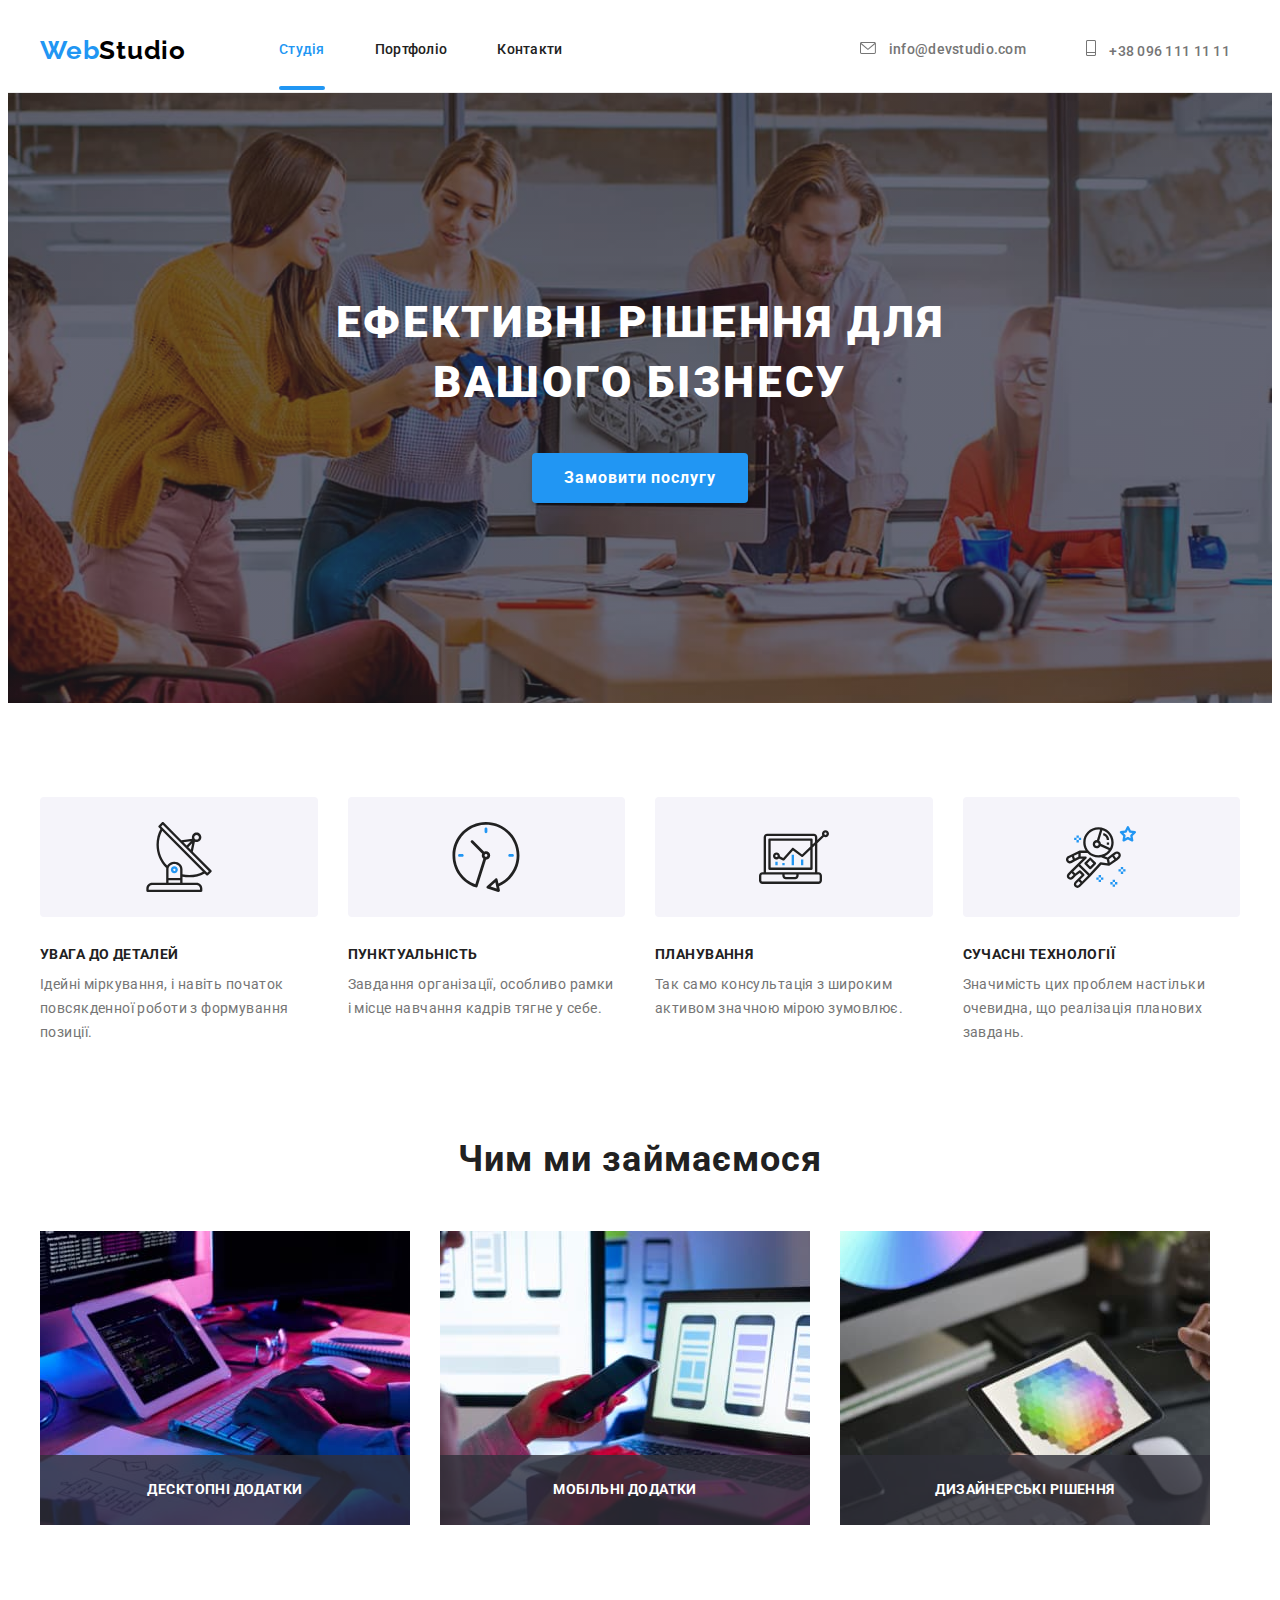
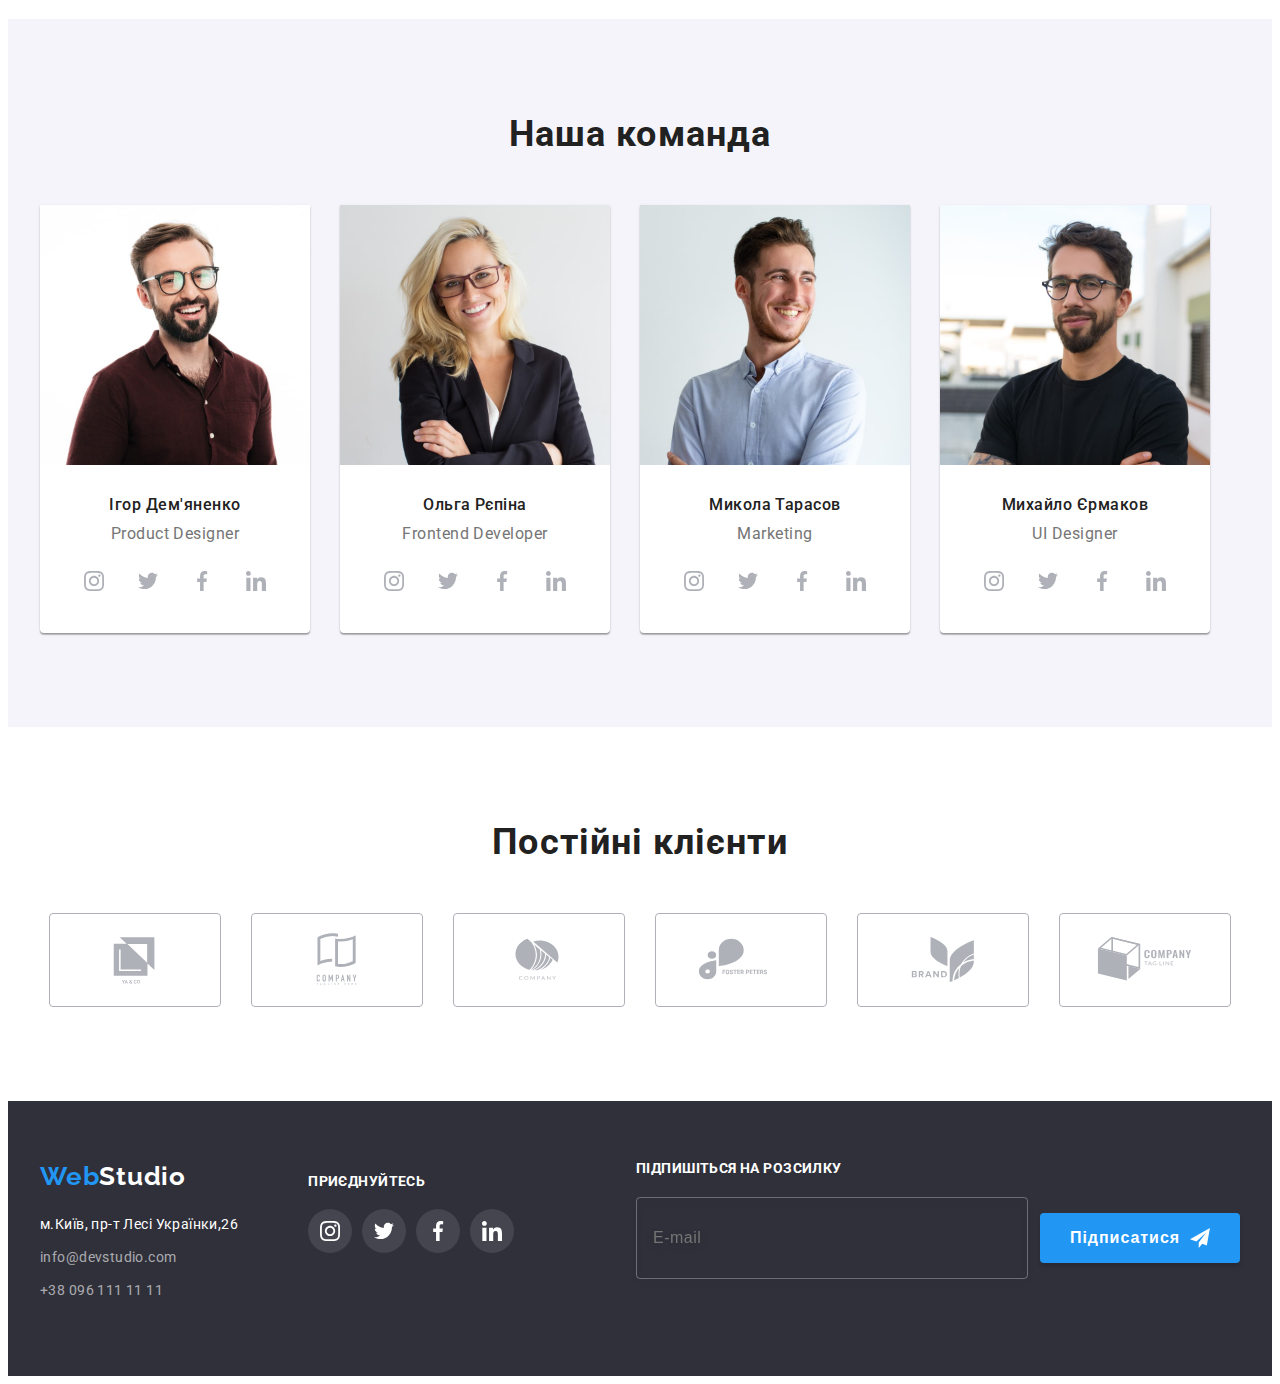
<file: index.html>
<!DOCTYPE html>
<html lang="uk">
	<head>
		<meta charset="UTF-8" />
		<meta http-equiv="X-UA-Compatible" content="IE=edge" />
		<meta name="viewport" content="width=device-width, initial-scale=1.0" />
		<title>Студія</title>
		<link
			href="https://fonts.googleapis.com/css2?family=Raleway:wght@700&family=Roboto:wght@400;500;700;900&display=swap"
			rel="stylesheet"
		/>
		<link
			rel="stylesheet"
			href="https://cdnjs.cloudflare.com/ajax/libs/modern-normalize/1.1.0/modern-normalize.min.css"
			integrity="sha512-wpPYUAdjBVSE4KJnH1VR1HeZfpl1ub8YT/NKx4PuQ5NmX2tKuGu6U/JRp5y+Y8XG2tV+wKQpNHVUX03MfMFn9Q=="
			crossorigin="anonymous"
			referrerpolicy="no-referrer"
		/>
		<link rel="stylesheet" href="./css/styles.css" />
		<link rel="stylesheet" href="./css/main.min.css">
	</head>
	<body>
		<header class="header">
			<div class="container header__container navigation">
				<a class="logo" href=""> <span class="logo-part-one">Web</span>Studio</a>
				<nav>
					<ul class="menu navigation">
						<li class="menu__item"><a class="menu__link link current" href="">Студія</a></li>
						<li class="menu__item"><a class="menu__link link" href="./portfolio.html">Портфоліо</a></li>
						<li class="menu__item"><a class="menu__link link" href="">Контакти</a></li>
					</ul>
				</nav>
				<ul class="contacts header__contacts navigation">
					<li class="contacts__item">
						<a class="contacts__link cont link" href="mailto:info@devstudio.com">
							<svg class="contacts__item" width="16" height="12">
								<use href="./images/symbol-defs.svg#icon-envelope"></use>
							</svg>
							info@devstudio.com</a
						></li
					>
					<li class="contacts__item"
						><a class="contacts__link link" href="tel:+380961111111">
							<svg class="contacts__item" width="10" height="16">
								<use href="./images/symbol-defs.svg#icon-phone"></use>
							</svg>
							+38 096 111 11 11</a
						></li
					>
				</ul>
			</div>
		</header>
		<main>
			<section class="hero">
				<div class="container">
					<h1 class="hero__title">Ефективні рішення для вашого бізнесу</h1>
					<button data-modal-open class="hero__btn" type="button">Замовити послугу</button>
				</div>
			</section>
			<section class="about">
				<div class="container">
					<ul class="about__list list">
						<!-- <h2>About</h2> -->
						<li class="about__item">
							<div class="about__item-bg">
								<svg class="about__icon" width="70" height="70">
									<use href="./images/symbol-defs.svg#icon-antenna"></use>
								</svg>
							</div>
							<h3 class="about__title">УВАГА ДО ДЕТАЛЕЙ</h3>
							<p class="about__text">Ідейні міркування, і навіть початок повсякденної роботи з формування позиції.</p>
						</li>
						<li class="about__item">
							<div class="about__item-bg">
								<svg width="70" height="70">
									<use href="./images/symbol-defs.svg#icon-clock"></use>
								</svg>
							</div>
							<h3 class="about__title">ПУНКТУАЛЬНІСТЬ</h3>
							<p class="about__text">Завдання організації, особливо рамки і місце навчання кадрів тягне у себе.</p>
						</li>
						<li class="about__item">
							<div class="about__item-bg">
								<svg width="70" height="70">
									<use href="./images/symbol-defs.svg#icon-diagram"></use>
								</svg>
							</div>
							<h3 class="about__title">ПЛАНУВАННЯ</h3>
							<p class="about__text">Так само консультація з широким активом значною мірою зумовлює.</p>
						</li>
						<li class="about__item">
							<div class="about__item-bg">
								<svg width="70" height="70">
									<use href="./images/symbol-defs.svg#icon-astronaut"></use>
								</svg>
							</div>
							<h3 class="about__title">СУЧАСНІ ТЕХНОЛОГІЇ</h3>
							<p class="about__text">Значимість цих проблем настільки очевидна, що реалізація планових завдань.</p>
						</li>
					</ul>
				</div>
			</section>
			<section class="occupation">
				<div class="container">
					<h2 class="title">Чим ми займаємося</h2>
					<ul class="ocuppation__list list">
						<li class="occupation__item">
							<div class="occupation__img-thumb">
								<img src="./images/employment-img1.jpg" alt="employment" width="370" height="294" />
								<p class="occipation__img-text">Десктопні додатки</p>
							</div>
						</li>
						<li class="occupation__item">
							<div class="occupation__img-thumb">
								<img src="./images/employment-img2.jpg" alt="employment" width="370" height="294" />
								<p class="occipation__img-text">Мобільні додатки</p>
							</div>
						</li>
						<li class="occupation__item">
							<div class="occupation__img-thumb">
								<img src="./images/employment-img3.jpg" alt="employment" width="370" height="294" />
								<p class="occipation__img-text">Дизайнерські рішення</p>
							</div>
						</li>
					</ul>
				</div>
			</section>
			<section class="team">
				<div class="container container-team">
					<h2 class="title">Наша команда</h2>
					<ul class="team-list list">
						<li class="team-item">
							<img src="./images/team-img1.jpg" alt="team" width="270" height="260" />
							<div class="team-item-content"
								><h3 class="team-title">Ігор Дем'яненко</h3>
								<p class="team-text" lang="en">Product Designer</p>
								<ul class="team-soc-list">
									<li class="team-soc-item">
										<a class="team-soc-link" href="">
											<svg class="team-soc-icon" width="20" height="20">
												<use href="./images/symbol-defs.svg#icon-instagram"></use>
											</svg>
										</a>
									</li>
									<li class="team-soc-item">
										<a class="team-soc-link" href="">
											<svg class="team-soc-icon" width="20" height="20">
												<use href="./images/symbol-defs.svg#icon-twitter"></use>
											</svg>
										</a>
									</li>
									<li class="team-soc-item">
										<a class="team-soc-link" href="">
											<svg class="team-soc-icon" width="20" height="20">
												<use href="./images/symbol-defs.svg#icon-facebook"></use>
											</svg>
										</a>
									</li>
									<li class="team-soc-item">
										<a class="team-soc-link" href="">
											<svg class="team-soc-icon" width="20" height="20">
												<use href="./images/symbol-defs.svg#icon-linkedin"></use>
											</svg>
										</a>
									</li>
								</ul>
							</div>
						</li>
						<li class="team-item">
							<img src="./images/team-img2.jpg" alt="team" width="270" height="260" />
							<div class="team-item-content"
								><h3 class="team-title">Ольга Рєпіна</h3>
								<p class="team-text" lang="en">Frontend Developer</p>
								<ul class="team-soc-list">
									<li class="team-soc-item">
										<a class="team-soc-link" href="">
											<svg class="team-soc-icon" width="20" height="20">
												<use href="./images/symbol-defs.svg#icon-instagram"></use>
											</svg>
										</a>
									</li>
									<li class="team-soc-item">
										<a class="team-soc-link" href="">
											<svg class="team-soc-icon" width="20" height="20">
												<use href="./images/symbol-defs.svg#icon-twitter"></use>
											</svg>
										</a>
									</li>
									<li class="team-soc-item">
										<a class="team-soc-link" href="">
											<svg class="team-soc-icon" width="20" height="20">
												<use href="./images/symbol-defs.svg#icon-facebook"></use>
											</svg>
										</a>
									</li>
									<li class="team-soc-item">
										<a class="team-soc-link" href="">
											<svg class="team-soc-icon" width="20" height="20">
												<use href="./images/symbol-defs.svg#icon-linkedin"></use>
											</svg>
										</a>
									</li>
								</ul>
							</div>
						</li>
						<li class="team-item">
							<img src="./images/team-img3.jpg" alt="team" width="270" height="260" />
							<div class="team-item-content"
								><h3 class="team-title">Микола Тарасов</h3>
								<p class="team-text" lang="en">Marketing</p>
								<ul class="team-soc-list">
									<li class="team-soc-item">
										<a class="team-soc-link" href="">
											<svg class="team-soc-icon" width="20" height="20">
												<use href="./images/symbol-defs.svg#icon-instagram"></use>
											</svg>
										</a>
									</li>
									<li class="team-soc-item">
										<a class="team-soc-link" href="">
											<svg class="team-soc-icon" width="20" height="20">
												<use href="./images/symbol-defs.svg#icon-twitter"></use>
											</svg>
										</a>
									</li>
									<li class="team-soc-item">
										<a class="team-soc-link" href="">
											<svg class="team-soc-icon" width="20" height="20">
												<use href="./images/symbol-defs.svg#icon-facebook"></use>
											</svg>
										</a>
									</li>
									<li class="team-soc-item">
										<a class="team-soc-link" href="">
											<svg class="team-soc-icon" width="20" height="20">
												<use href="./images/symbol-defs.svg#icon-linkedin"></use>
											</svg>
										</a>
									</li>
								</ul>
							</div>
						</li>
						<li class="team-item">
							<img src="./images/team-img4.jpg" alt="team" width="270" height="260" />
							<div class="team-item-content"
								><h3 class="team-title">Михайло Єрмаков</h3>
								<p class="team-text" lang="en">UI Designer</p>
								<ul class="team-soc-list">
									<li class="team-soc-item">
										<a class="team-soc-link" href="">
											<svg class="team-soc-icon" width="20" height="20">
												<use href="./images/symbol-defs.svg#icon-instagram"></use>
											</svg>
										</a>
									</li>
									<li class="team-soc-item">
										<a class="team-soc-link" href="">
											<svg class="team-soc-icon" width="20" height="20">
												<use href="./images/symbol-defs.svg#icon-twitter"></use>
											</svg>
										</a>
									</li>
									<li class="team-soc-item">
										<a class="team-soc-link" href="">
											<svg class="team-soc-icon" width="20" height="20">
												<use href="./images/symbol-defs.svg#icon-facebook"></use>
											</svg>
										</a>
									</li>
									<li class="team-soc-item">
										<a class="team-soc-link" href="">
											<svg class="team-soc-icon" width="20" height="20">
												<use href="./images/symbol-defs.svg#icon-linkedin"></use>
											</svg>
										</a>
									</li>
								</ul>
							</div>
						</li>
					</ul>
				</div>
			</section>
			<section class="clients">
				<div class="container">
					<h2 class="title">Постійні клієнти</h2>
					<ul class="clients-list list">
						<li class="clients-item">
							<a class="clients-link" href="">
								<svg class="clients-icon" width="106" height="60">
									<use href="./images/symbol-defs.svg#icon-Logo1"></use>
								</svg> </a
						></li>
						<li class="clients-item">
							<a class="clients-link" href="">
								<svg class="clients-icon" width="106" height="60">
									<use href="./images/symbol-defs.svg#icon-Logo2"></use>
								</svg> </a
						></li>
						<li class="clients-item">
							<a class="clients-link" href="">
								<svg class="clients-icon" width="106" height="60">
									<use href="./images/symbol-defs.svg#icon-Logo3"></use>
								</svg> </a
						></li>
						<li class="clients-item">
							<a class="clients-link" href="">
								<svg class="clients-icon" width="106" height="60">
									<use href="./images/symbol-defs.svg#icon-Logo4"></use>
								</svg> </a
						></li>
						<li class="clients-item">
							<a class="clients-link" href="">
								<svg class="clients-icon" width="106" height="60">
									<use href="./images/symbol-defs.svg#icon-Logo5"></use>
								</svg> </a
						></li>
						<li class="clients-item">
							<a class="clients-link" href="">
								<svg class="clients-icon" width="106" height="60">
									<use href="./images/symbol-defs.svg#icon-Logo6"></use>
								</svg> </a
						></li>
					</ul>
				</div>
			</section>
		</main>
		<footer class="footer">
			<div class="container">
				<div class="container-footer">
					<a class="logo footer-logo" href=""> <span class="logo-part-one">Web</span>Studio</a>
					<address>
						<ul class="footer-list list">
							<li class="footer-item">
								<a
									class="footer-item link contacts-address"
									href="https://goo.gl/maps/geFY9pYuJp3y2TrKA"
									target="_blank"
									rel="noopener noreferrer"
								>
									м.Київ, пр-т Лесі Українки,26</a
								>
							</li>
							<li class="footer-item">
								<a class="footer-item-mail link contacts-address" href="mailto:info@devstudio.com">
									info@devstudio.com</a
								>
							</li>
							<li class="footer-item">
								<a class="footer-item-tel link contacts-address" href="tel:+380961111111">+38 096 111 11 11</a>
							</li>
						</ul>
					</address>
				</div>
				<div class="container-footer-second">
					<p class="footer-soc-title">приєднуйтесь</p>
					<ul class="list">
						<li class="team-soc-item">
							<a class="team-soc-link" href="">
								<svg class="team-soc-icon" width="20" height="20">
									<use href="./images/symbol-defs.svg#icon-instagram"></use>
								</svg>
							</a>
						</li>
						<li class="team-soc-item">
							<a class="team-soc-link" href="">
								<svg class="team-soc-icon" width="20" height="20">
									<use href="./images/symbol-defs.svg#icon-twitter"></use>
								</svg>
							</a>
						</li>
						<li class="team-soc-item">
							<a class="team-soc-link" href="">
								<svg class="team-soc-icon" width="20" height="20">
									<use href="./images/symbol-defs.svg#icon-facebook"></use>
								</svg>
							</a>
						</li>
						<li class="team-soc-item">
							<a class="team-soc-link" href="">
								<svg class="team-soc-icon" width="20" height="20">
									<use href="./images/symbol-defs.svg#icon-linkedin"></use>
								</svg>
							</a>
						</li>
					</ul>
				</div>

				<form class="subscription-box">
					<div class="footer-input-box">
						<input type="email" name="email" class="footer-input" placeholder="E-mail" id="mail" />
						<label for="mail" class="footer-label">Підпишіться на розсилку</label>
					</div>
					<button type="submit" class="footer-btn"
						>Підписатися
						<svg class="icon-send" width="24" height="24">
							<use href="./images/symbol-defs.svg#icon-icon-send"></use>
						</svg>
					</button>
				</form>
			</div>
		</footer>

		<div class="backdrop is-hidden" data-modal>
			<div class="modal">
				<button data-modal-close class="btn-close">
					<svg width="18" height="18">
						<use href="./images/symbol-defs.svg#icon-close"></use>
					</svg>
				</button>
				<p class="modal-title">Залиште свої дані, ми вам передзвонимо</p>
				<form class="form-box">
					<label class="modal-label" for="user-name">Ім'я</label>
					<div class="input-wrap">
						<input class="modal-input" type="text" name="name" id="user-name" required/>
						<svg class="modal-input-icon" width="18" height="18">
							<use href="./images/symbol-defs.svg#icon-person-form"></use>
						</svg>
					</div>
					
					<label class="modal-label" for="user-tel">Телефон</label>
					<div class="input-wrap">
						<input class="modal-input" type="tel" name="tel" id="user-tel" required/>
						<svg class="modal-input-icon" width="18" height="18">
							<use href="./images/symbol-defs.svg#icon-phone-form"></use>
						</svg>
					</div>
					
					<label class="modal-label" for="user-email">Пошта</label>
					<div class="input-wrap">
						<input class="modal-input" type="email" name="email" id="user-email" required/>
						<svg class="modal-input-icon" width="18" height="18">
							<use href="./images/symbol-defs.svg#icon-email-form"></use>
						</svg>
					</div>
					
					<label class="modal-label" for="comment">Коментар</label>
					<textarea name="comment" id="comment" class="comment-box" placeholder="Введіть текст"></textarea>

<input type="checkbox" class="input-check visually-hidden" name="privacy" value="true" id="privacy">
<label for="privacy" class="check-text">Погоджуюся з розсилкою та приймаю <a class="link-policy" href="">Умови договору</a></label>

					<button class="modal-btn" type="submit">Відправити</button>
				</form>
			</div>
		</div>
		<script src="./js/modal.js"></script>
	</body>
</html>
</file>
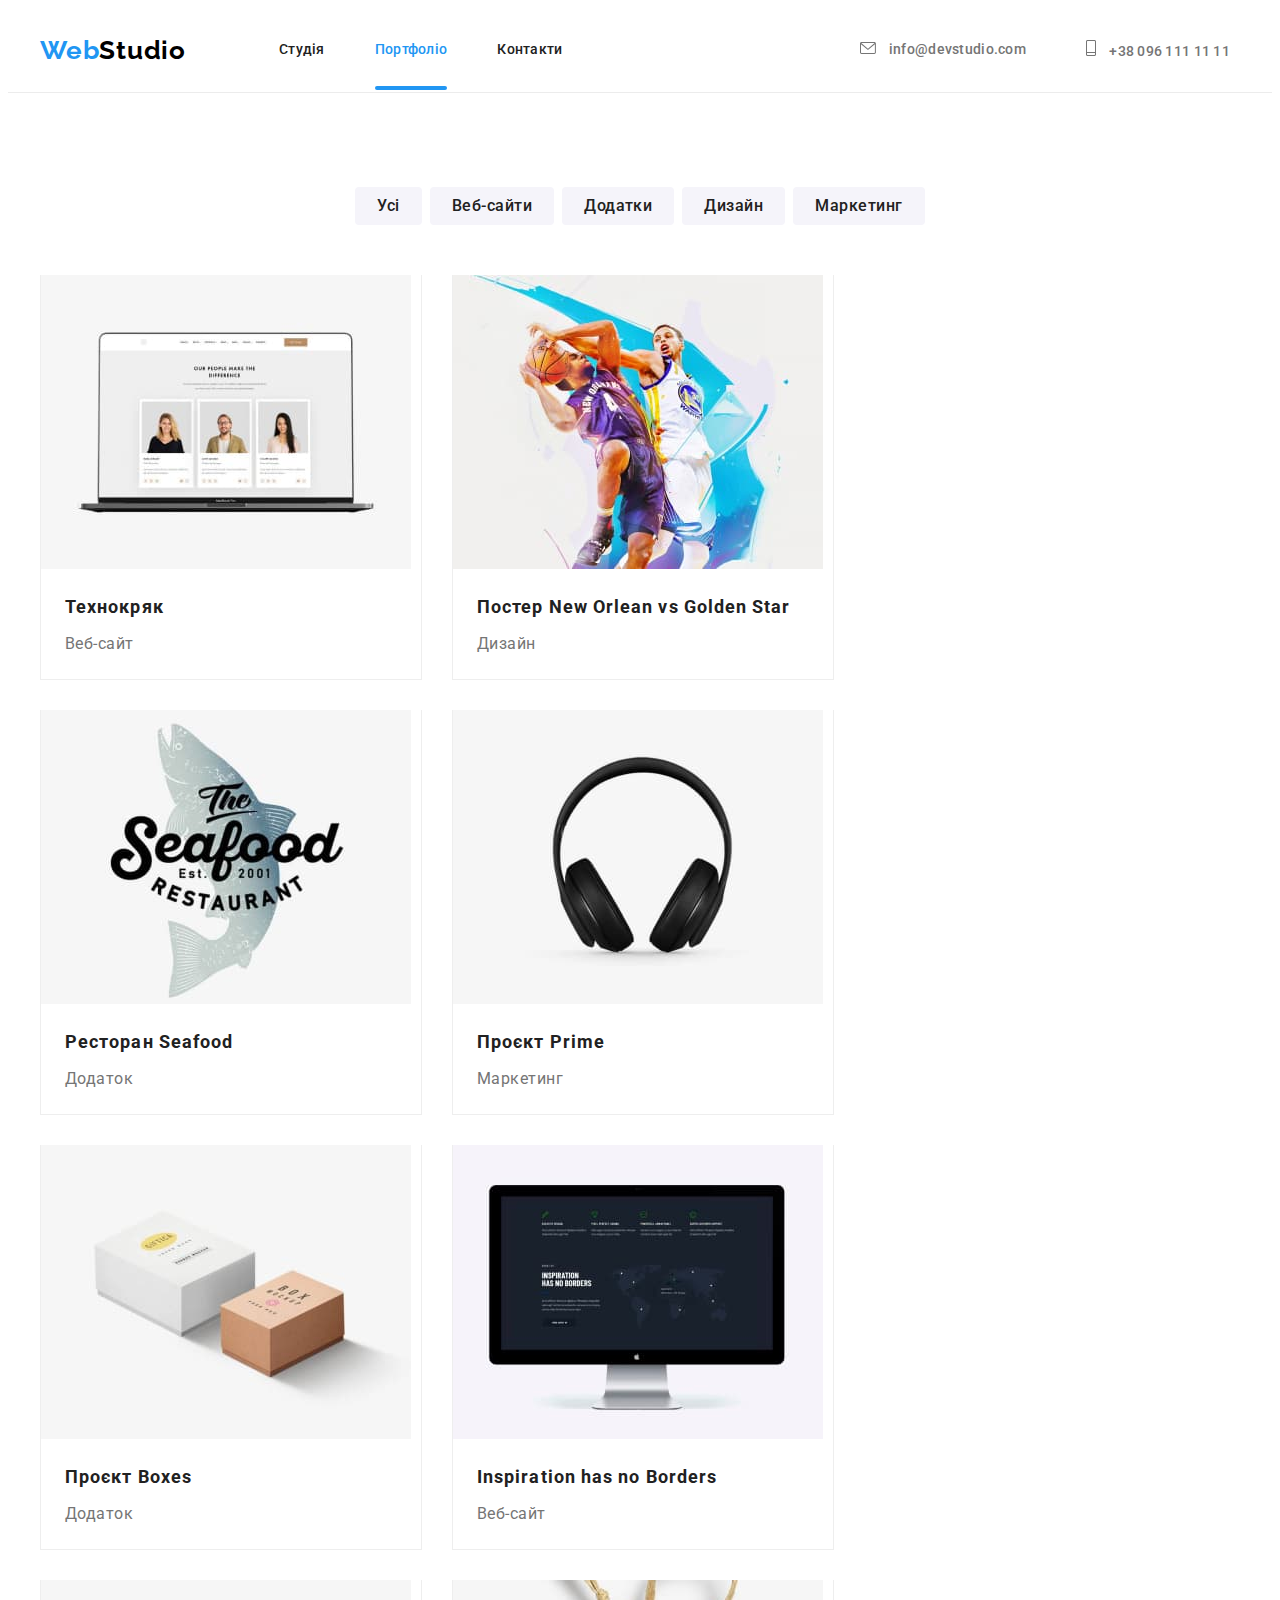
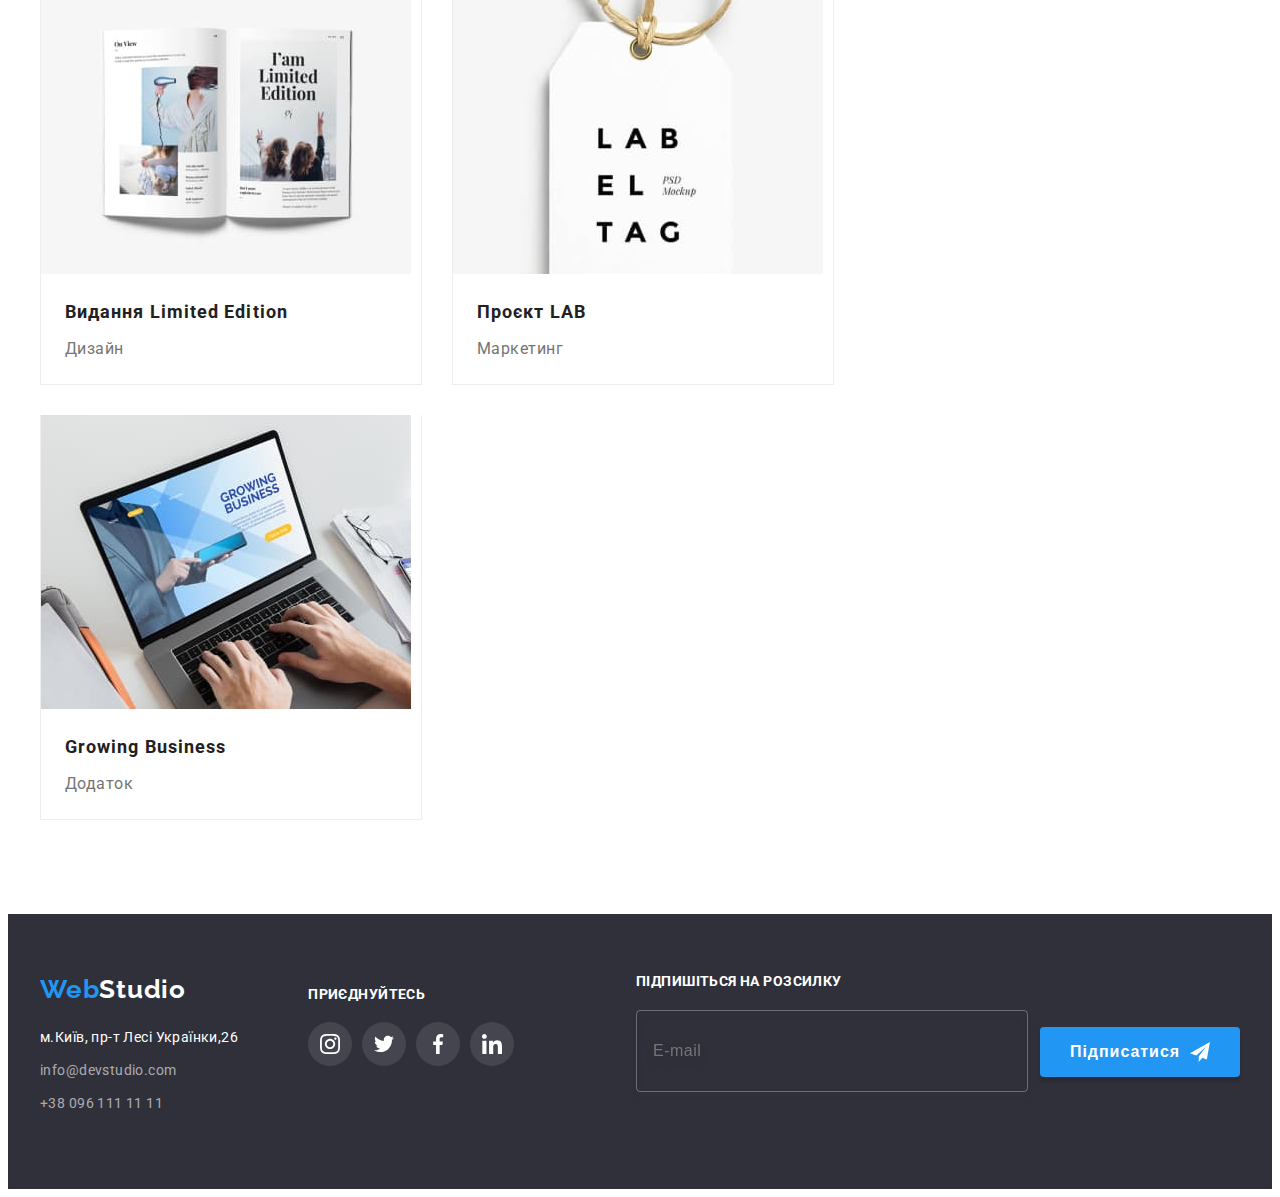
<file: portfolio.html>
<!DOCTYPE html>
<html lang="uk">
	<head>
		<meta charset="UTF-8" />
		<meta http-equiv="X-UA-Compatible" content="IE=edge" />
		<meta name="viewport" content="width=device-width, initial-scale=1.0" />
		<title>Студія</title>
		<link
			href="https://fonts.googleapis.com/css2?family=Raleway:wght@700&family=Roboto:wght@400;500;700;900&display=swap"
			rel="stylesheet"
		/>
		<link
			rel="stylesheet"
			href="https://cdnjs.cloudflare.com/ajax/libs/modern-normalize/1.1.0/modern-normalize.min.css"
			integrity="sha512-wpPYUAdjBVSE4KJnH1VR1HeZfpl1ub8YT/NKx4PuQ5NmX2tKuGu6U/JRp5y+Y8XG2tV+wKQpNHVUX03MfMFn9Q=="
			crossorigin="anonymous"
			referrerpolicy="no-referrer"
		/>
		<link rel="stylesheet" href="./css/main.min.css" />
	</head>
	<body>
		<header class="header">
			<div class="container header__container navigation">
				<a class="logo" href=""> <span class="logo-part-one">Web</span>Studio</a>
				<nav>
					<ul class="menu navigation">
						<li class="menu__item"><a class="menu__link link" href="./index.html">Студія</a></li>
						<li class="menu__item"><a class="menu__link link current" href="./portfolio.html">Портфоліо</a></li>
						<li class="menu__item"><a class="menu__link link" href="">Контакти</a></li>
					</ul>
				</nav>
				<ul class="contacts header__contacts navigation">
					<li class="contacts__item">
						<a class="contacts__link cont link" href="mailto:info@devstudio.com">
							<svg class="contacts__item" width="16" height="12">
								<use href="./images/symbol-defs.svg#icon-envelope"></use>
							</svg>
							info@devstudio.com</a>
					</li>
					<li class="contacts__item"><a class="contacts__link link" href="tel:+380961111111">
							<svg class="contacts__item" width="10" height="16">
								<use href="./images/symbol-defs.svg#icon-phone"></use>
							</svg>
							+38 096 111 11 11</a></li>
				</ul>
			</div>
		</header>
		<main>
			<section class="hero-portfolio">
				<h1 class="visually-hidden">Portfolio</h1>
				<div class="container container-portfolio">
					<ul class="portfolio-list list">
						<li class="portfolio-item"><button class="portfolio-btn" type="button">Усі</button></li>
						<li class="portfolio-item"><button class="portfolio-btn" type="button">Веб-сайти</button></li>
						<li class="portfolio-item"><button class="portfolio-btn" type="button">Додатки</button></li>
						<li class="portfolio-item"><button class="portfolio-btn" type="button">Дизайн</button></li>
						<li class="portfolio-item"><button class="portfolio-btn" type="button">Маркетинг</button></li>
					</ul>
					<ul class="portfolio-information-list list">
						<li class="portfolio-information-item">
							<div class="portfolio-thumb">
								<img src="./images/portfolio-img1.jpg" alt="портфоліо-фото" />
								<p class="portfolio-img-text"
									>Ресурс пропонує комплексні пропозиції з різним рівнем функціоналу та сервісів. Все це дозволить
									відвідувачу отримати вичерпні відомості про компанію чи приватну особу.</p
								>
							</div>
							<div class="portfolio-item-content"
								><h2 class="portfolio-information-title">Технокряк</h2>
								<p class="portfolio-information-text">Веб-сайт</p>
							</div>
						</li>
						<li class="portfolio-information-item">
							<div class="portfolio-thumb"
								><img src="./images/portfolio-img2.jpg" alt="портфоліо-фото" />
								<p class="portfolio-img-text"
									>Ресурс пропонує комплексні пропозиції з різним рівнем функціоналу та сервісів. Все це дозволить
									відвідувачу отримати вичерпні відомості про компанію чи приватну особу.</p
								>
							</div>
							<div class="portfolio-item-content"
								><h2 class="portfolio-information-title">Постер New Orlean vs Golden Star</h2>
								<p class="portfolio-information-text">Дизайн</p></div
							>
						</li>
						<li class="portfolio-information-item">
							<div class="portfolio-thumb"
								><img src="./images/portfolio-img3.jpg" alt="портфоліо-фото" />
								<p class="portfolio-img-text"
									>Ресурс пропонує комплексні пропозиції з різним рівнем функціоналу та сервісів. Все це дозволить
									відвідувачу отримати вичерпні відомості про компанію чи приватну особу.</p
								>
							</div>

							<div class="portfolio-item-content">
								<h2 class="portfolio-information-title">Ресторан Seafood</h2>
								<p class="portfolio-information-text">Додаток</p></div
							>
						</li>
						<li class="portfolio-information-item">
							<div class="portfolio-thumb"
								><img src="./images/portfolio-img4.jpg" alt="портфоліо-фото" />
								<p class="portfolio-img-text"
									>Ресурс пропонує комплексні пропозиції з різним рівнем функціоналу та сервісів. Все це дозволить
									відвідувачу отримати вичерпні відомості про компанію чи приватну особу.</p
								>
							</div>

							<div class="portfolio-item-content"
								><h2 class="portfolio-information-title">Проєкт Prime</h2>
								<p class="portfolio-information-text">Маркетинг</p></div
							>
						</li>
						<li class="portfolio-information-item">
							<div class="portfolio-thumb"
								><img src="./images/portfolio-img5.jpg" alt="портфоліо-фото" />
								<p class="portfolio-img-text"
									>Ресурс пропонує комплексні пропозиції з різним рівнем функціоналу та сервісів. Все це дозволить
									відвідувачу отримати вичерпні відомості про компанію чи приватну особу.</p
								>
							</div>

							<div class="portfolio-item-content"
								><h2 class="portfolio-information-title">Проєкт Boxes</h2>
								<p class="portfolio-information-text">Додаток</p></div
							>
						</li>
						<li class="portfolio-information-item">
							<div class="portfolio-thumb"
								><img src="./images/portfolio-img6.jpg" alt="портфоліо-фото" />
								<p class="portfolio-img-text"
									>Ресурс пропонує комплексні пропозиції з різним рівнем функціоналу та сервісів. Все це дозволить
									відвідувачу отримати вичерпні відомості про компанію чи приватну особу.</p
								>
							</div>

							<div class="portfolio-item-content"
								><h2 class="portfolio-information-title">Inspiration has no Borders</h2>
								<p class="portfolio-information-text">Веб-сайт</p></div
							>
						</li>
						<li class="portfolio-information-item">
							<div class="portfolio-thumb"
								><img src="./images/portfolio-img7.jpg" alt="портфоліо-фото" />
								<p class="portfolio-img-text"
									>Ресурс пропонує комплексні пропозиції з різним рівнем функціоналу та сервісів. Все це дозволить
									відвідувачу отримати вичерпні відомості про компанію чи приватну особу.</p
								>
							</div>

							<div class="portfolio-item-content"
								><h2 class="portfolio-information-title">Видання Limited Edition</h2>
								<p class="portfolio-information-text">Дизайн</p></div
							>
						</li>
						<li class="portfolio-information-item">
							<div class="portfolio-thumb"
								><img src="./images/portfolio-img8.jpg" alt="портфоліо-фото" />
								<p class="portfolio-img-text"
									>Ресурс пропонує комплексні пропозиції з різним рівнем функціоналу та сервісів. Все це дозволить
									відвідувачу отримати вичерпні відомості про компанію чи приватну особу.</p
								>
							</div>

							<div class="portfolio-item-content">
								<h2 class="portfolio-information-title">Проєкт LAB</h2>
								<p class="portfolio-information-text">Маркетинг</p></div
							>
						</li>
						<li class="portfolio-information-item">
							<div class="portfolio-thumb"
								><img src="./images/portfolio-img9.jpg" alt="портфоліо-фото" />
								<p class="portfolio-img-text"
									>Ресурс пропонує комплексні пропозиції з різним рівнем функціоналу та сервісів. Все це дозволить
									відвідувачу отримати вичерпні відомості про компанію чи приватну особу.</p
								>
							</div>

							<div class="portfolio-item-content">
								<h2 class="portfolio-information-title">Growing Business</h2>
								<p class="portfolio-information-text">Додаток</p></div
							>
						</li>
					</ul>
				</div>
			</section>
		</main>
		<footer class="footer">
			<div class="container">
				<div class="container-footer">
					<a class="logo footer-logo" href=""> <span class="logo-part-one">Web</span>Studio</a>
					<address>
						<ul class="footer-list list">
							<li class="footer-item">
								<a
									class="footer-item link contacts-address"
									href="https://goo.gl/maps/geFY9pYuJp3y2TrKA"
									target="_blank"
									rel="noopener noreferrer"
								>
									м.Київ, пр-т Лесі Українки,26</a
								>
							</li>
							<li class="footer-item">
								<a class="footer-item-mail link contacts-address" href="mailto:info@devstudio.com">
									info@devstudio.com</a
								>
							</li>
							<li class="footer-item">
								<a class="footer-item-tel link contacts-address" href="tel:+380961111111">+38 096 111 11 11</a>
							</li>
						</ul>
					</address>
				</div>
				<div class="container-footer-second">
					<p class="footer-soc-title">приєднуйтесь</p>
					<ul class="list">
						<li class="team-soc-item">
							<a class="team-soc-link" href="">
								<svg class="team-soc-icon" width="20" height="20">
									<use href="./images/symbol-defs.svg#icon-instagram"></use>
								</svg>
							</a>
						</li>
						<li class="team-soc-item">
							<a class="team-soc-link" href="">
								<svg class="team-soc-icon" width="20" height="20">
									<use href="./images/symbol-defs.svg#icon-twitter"></use>
								</svg>
							</a>
						</li>
						<li class="team-soc-item">
							<a class="team-soc-link" href="">
								<svg class="team-soc-icon" width="20" height="20">
									<use href="./images/symbol-defs.svg#icon-facebook"></use>
								</svg>
							</a>
						</li>
						<li class="team-soc-item">
							<a class="team-soc-link" href="">
								<svg class="team-soc-icon" width="20" height="20">
									<use href="./images/symbol-defs.svg#icon-linkedin"></use>
								</svg>
							</a>
						</li>
					</ul>
				</div>
				<form class="subscription-box">
					<div class="footer-input-box">
						<input type="email" class="footer-input" placeholder="E-mail" id="mail">
						<label for="mail" class="footer-label">Підпишіться на розсилку</label>
					</div>
					<button type="submit" class="footer-btn">Підписатися
						<svg class="icon-send" width="24" height="24">
							<use href="./images/symbol-defs.svg#icon-icon-send"></use>
						</svg>
					</button>
				</form>
			</div>
		</footer>
	</body>
</html>
</file>
<file: css/styles.css>
/* --------------------body-------------------- */

/*------------------- Header -------------------*/







/* ----------------------HERO------------------------*/

/* --------------About---------------- */


/* ------------------------Чим ми займаємось-------------- */

/* -------------------team----------------------- */


/* ----------------CLIENTS--------------- */


/* -------------Footer-------------- */

/* --------------------------MODAL------------------------- */

/* -------------Portfolio------------- */
</file>
<file: css/main.min.css>
:root{--top-color: #000000;--common-color: #ffffff;--title-common-color: #212121;--contact-color: #757575;--active-link-color: #2196f3;--background-common-color: #2f303a}p,h1,h2,h3,h4,h5,h6{margin:0}ul,ol{margin:0;padding-left:0;list-style:none}button{cursor:pointer}address{font-style:normal}.container{width:1200px;padding-left:15px;padding-right:15px;margin:0 auto}body{background-color:var(--common-color);font-family:"Roboto",sans-serif;color:var(--top-color)}.list{list-style:none}.link{text-decoration:none}.header{border-bottom:1px solid #ececec}.header__container{gap:93px}.navigation{display:flex;align-items:center;justify-content:space-between}.menu{gap:50px}.menu__link.current{position:relative}.menu__link.current::after{content:"";left:0;bottom:0;position:absolute;display:block;width:100%;height:4px;background-color:var(--active-link-color);border-radius:2px}.header__contacts{margin-left:auto;gap:50px}.header__contacts a{transition:color 250ms cubic-bezier(0.4, 0, 0.2, 1)}.header__contacts a:hover,.header__contacts a:focus{color:var(--active-link-color)}.menu__link,.contacts__link{font-weight:500;font-size:14px;line-height:1.14;letter-spacing:.02em;color:var(--title-common-color);padding:32px 0;display:block;transition:color 250ms cubic-bezier(0.4, 0, 0.2, 1)}.menu__link:hover,.contacts__link:hover{color:#2196f3}.contacts__link{color:var(--contact-color)}.contacts__item{margin-right:10px}.menu__link:hover,.contacts__item,.menu__link:focus,.contacts__item{fill:currentColor}.logo{font-family:"Raleway",sans-serif;font-style:normal;font-weight:700;font-size:26px;line-height:1.19;letter-spacing:.03em;color:var(--top-color);text-decoration:none}.logo-part-one{color:var(--active-link-color)}.hero{background-color:var(--background-common-color);background-image:linear-gradient(rgba(47, 48, 58, 0.4), rgba(47, 48, 58, 0.4)),url(../images/hero-bg.jpg);background-repeat:no-repeat;background-position:center;background-size:cover;padding:200px 0}.hero__title{font-weight:900;font-size:44px;line-height:1.36;text-align:center;letter-spacing:.06em;text-transform:uppercase;color:var(--common-color);margin-bottom:40px;max-width:696px;margin-left:auto;margin-right:auto}.hero__btn{font-family:inherit;font-style:normal;font-weight:700;font-size:16px;line-height:1.88;letter-spacing:.06em;color:var(--common-color);background-color:var(--active-link-color);display:block;margin:0 auto;padding:10px 32px;background:#2196f3;box-shadow:0px 4px 4px rgba(0,0,0,.15);border-radius:4px;min-width:216px;border:none;transition:background-color 250ms cubic-bezier(0.4, 0, 0.2, 1)}.hero__btn:hover,.hero__btn:focus{background-color:#188ce8}.about{padding:94px 0}.about__item-bg{background:#f5f4fa;border-radius:4px;height:120px;display:flex;justify-content:center;align-items:center}.occupation{padding-bottom:94px}.list{display:flex;gap:30px}.about__item{width:calc(33.3333333333% - 30px)}.about__title{font-weight:700;font-size:14px;line-height:1.14;letter-spacing:.03em;text-transform:uppercase;color:var(--title-common-color);margin-bottom:10px;margin-top:30px}.about__text{font-weight:400;font-size:14px;line-height:1.71;letter-spacing:.03em;color:var(--contact-color);max-width:270px}.title{font-weight:700;font-size:36px;line-height:1.17;text-align:center;letter-spacing:.03em;color:var(--title-common-color);margin-bottom:50px}.occupation__img-thumb{position:relative}.occipation__img-text{position:absolute;bottom:0;left:0;font-style:normal;font-weight:700;font-size:14px;line-height:1.14;letter-spacing:.03em;text-transform:uppercase;color:var(--common-color);width:100%;height:70px;background:rgba(47,48,58,.8);display:flex;align-items:center;justify-content:center}.team{background:#f5f4fa;padding:94px 0}.team-item{width:calc(25% - 30px);background:var(--common-color);box-shadow:0px 1px 3px rgba(0,0,0,.12),0px 1px 1px rgba(0,0,0,.14),0px 2px 1px rgba(0,0,0,.2);border-radius:0px 0px 4px 4px}.team-soc-list{display:flex;justify-content:center;gap:10px}.team-soc-link{display:flex;align-items:center;width:44px;height:44px;border-radius:50%;justify-content:center;transition:background-color 250ms cubic-bezier(0.4, 0, 0.2, 1)}.team-soc-link:hover,.team-soc-link:focus{background-color:#2196f3}.team-soc-link:hover .team-soc-icon,.team-soc-link:focus .team-soc-icon{fill:var(--common-color)}.team-soc-icon{fill:#afb1b8;transition:fill 250ms cubic-bezier(0.4, 0, 0.2, 1)}.team-item-content{padding-top:30px;padding-bottom:30px}.team-title{font-weight:500;font-size:16px;line-height:1.19;text-align:center;letter-spacing:.03em;color:var(--title-common-color);margin-bottom:10px}.team-text{font-weight:400;font-size:16px;line-height:1.19;text-align:center;letter-spacing:.03em;color:var(--contact-color);margin-bottom:16px}.clients{padding-top:94px;padding-bottom:94px}.clients-list{display:flex;justify-content:center;align-items:center}.clients-item{background-color:rgba(0,0,0,0);border:1px solid #afb1b8;border-radius:4px;width:170px;height:92px;gap:30px;transition:border 250ms cubic-bezier(0.4, 0, 0.2, 1)}.clients-item:hover,.clients-item:focus{border:1px solid #2196f3}.clients-link{display:flex;justify-content:center;align-items:center;fill:#afb1b8;width:100%;height:100%;transition:fill 250ms cubic-bezier(0.4, 0, 0.2, 1)}.clients-link:hover,.clients-link:focus{fill:#2196f3}.footer{background:var(--background-common-color);padding:60px 0;align-items:baseline;padding-top:60px;padding-bottom:60px}.footer-soc-title{font-weight:700;font-size:14px;line-height:16px;letter-spacing:.03em;text-transform:uppercase;color:var(--common-color)}.footer-list{color:inherit;display:block}.footer-logo{display:block;color:var(--common-color);margin-bottom:20px}.footer-item-mail,.footer-item-tel{font-weight:400;font-size:14px;line-height:1.72;letter-spacing:.03em;color:rgba(255,255,255,.6)}.footer-item-mail{margin-bottom:9px}.footer-item{font-weight:400;font-size:14px;line-height:1.72;letter-spacing:.03em;color:var(--common-color);margin-bottom:9px}.contacts-address{font-style:normal;margin-bottom:9px}.footer .container{display:flex}.container-footer{margin-right:70px}.container-footer-second{margin-top:12px}.footer-soc-title{margin-bottom:20px}.container-footer-second .list{gap:10px}.team-soc-link{background:rgba(255,255,255,.1);color:var(--common-color)}.footer .team-soc-icon{fill:var(--common-color)}.subscription-box{display:flex;align-items:center;margin-left:auto}.footer-input-box{display:flex;flex-direction:column-reverse;margin-bottom:37px}.footer-label{margin-bottom:20px;font-weight:700;font-size:14px;line-height:1.14;letter-spacing:.03em;text-transform:uppercase;color:var(--common-color)}.footer-input{width:358px;height:50px;margin-right:12px;padding:15px 16px;font-size:16px;line-height:1.25;letter-spacing:.03em;color:rgba(255,255,255,.6);background-color:rgba(0,0,0,0);border:1px solid rgba(255,255,255,.3);filter:drop-shadow(0px 4px 4px rgba(0, 0, 0, 0.15));border-radius:4px}.footer-btn{display:flex;align-items:center;justify-content:center;padding:10px 30px;width:200px;height:50px;background:#2196f3;box-shadow:0px 4px 4px rgba(0,0,0,.15);border-radius:4px;font-weight:700;font-size:16px;line-height:1.88;letter-spacing:.06em;color:var(--common-color);border:none;cursor:pointer}.icon-send{margin-left:10px}.backdrop{position:fixed;top:0;left:0;width:100%;height:100%;background-color:rgba(0,0,0,.2)}.backdrop.is-hidden{opacity:0;pointer-events:none}.modal{position:absolute;width:528px;height:581px;background-color:#fff;left:50%;top:50%;transform:translate(-50%, -50%);position:relative;padding:40px;background:var(--common-color);box-shadow:0px 1px 3px rgba(0,0,0,.12),0px 1px 1px rgba(0,0,0,.14),0px 2px 1px rgba(0,0,0,.2);border-radius:4px}.btn-close{position:absolute;top:8px;right:8px;display:flex;justify-content:center;align-items:center;width:30px;height:30px;padding:0;border-radius:50%;border:1px solid rgba(0,0,0,.1);background-color:var(--common-color);cursor:pointer;transition:fill 250ms cubic-bezier(0.4, 0, 0.2, 1)}.btn-close:hover{fill:#2196f3}.modal-title{font-weight:700;font-size:20px;line-height:1.15;text-align:center;letter-spacing:.03em;margin-bottom:12px;color:var(--title-common-color)}.modal-input{width:100%;height:40px;border:1px solid rgba(33,33,33,.2);border-radius:4px;margin-bottom:10px;padding-left:42px;outline:rgba(0,0,0,0);transition:border 250ms cubic-bezier(0.4, 0, 0.2, 1)}.modal-input:focus{border:1px solid #2196f3}.input-wrap{position:relative}.modal-input-icon{position:absolute;left:12px;top:11px;transition:fill 250ms cubic-bezier(0.4, 0, 0.2, 1)}.modal-input:focus+.modal-input-icon{fill:#2196f3}.modal-label{font-size:12px;line-height:1.17;letter-spacing:.01em;color:var(--contact-color);margin-bottom:4px}.comment-box{min-width:448px;min-height:120px;resize:none;padding:12px 16px;border:1px solid rgba(33,33,33,.2);border-radius:4px;outline:rgba(0,0,0,0)}.comment-box:focus{border:1px solid #2196f3}.comment-box::-moz-placeholder{font-weight:400;font-size:12px;line-height:1.16;letter-spacing:.01em;color:rgba(117,117,117,.5)}.comment-box:-ms-input-placeholder{font-weight:400;font-size:12px;line-height:1.16;letter-spacing:.01em;color:rgba(117,117,117,.5)}.comment-box::placeholder{font-weight:400;font-size:12px;line-height:1.16;letter-spacing:.01em;color:rgba(117,117,117,.5)}.check-text{font-size:14px;line-height:1.71;letter-spacing:.03em;display:flex;color:var(--contact-color);align-items:center;margin-top:20px;margin-bottom:30px;justify-content:center}.check-text::before{content:"";width:16px;height:15px;border:2px solid var(--title-common-color);border-radius:2px;margin-right:8.38px}.input-check:checked+.check-text::before{background-color:#2196f3;background-image:url(../images/check.svg);background-position:center;background-repeat:no-repeat;border-color:rgba(0,0,0,0)}.input-check{border:1px solid rgba(33,33,33,.2)}.link-policy{margin-left:4px;color:#2196f3}.modal-btn{padding:10px 52px;background:#2196f3;box-shadow:0px 4px 4px rgba(0,0,0,.15);border-radius:4px;border:none;margin-left:auto;margin-right:auto;font-weight:bold;font-size:16px;line-height:1.88;display:flex;align-items:center;justify-content:center;text-align:center;letter-spacing:.06em;color:var(--common-color);transition:background 250ms cubic-bezier(0.4, 0, 0.2, 1)}.modal-btn:hover{background:#188ce8}.current{color:var(--active-link-color)}.visually-hidden{position:absolute;white-space:nowrap;width:1px;height:1px;overflow:hidden;border:0;padding:0;clip:rect(0 0 0 0);-webkit-clip-path:inset(50%);clip-path:inset(50%);margin:-1px}.hero-portfolio{padding:94px 0}.portfolio-list{display:flex;justify-content:center;gap:8px;margin-bottom:50px}.portfolio-information-list{display:flex;flex-wrap:wrap;gap:30px}.portfolio-item{font-weight:500;font-size:16px;line-height:1.62;text-align:center;letter-spacing:.03em;color:var(--common-color)}.portfolio-item-content{padding-top:20px;padding-bottom:20px;padding-left:24px;padding-right:24px}.portfolio-btn{font-family:inherit;font-weight:500;font-size:16px;line-height:1.62;text-align:center;letter-spacing:.03em;color:var(--title-common-color);cursor:pointer;border:none;background:#f5f4fa;border-radius:4px;padding:6px 22px;transition:background-color 250ms cubic-bezier(0.4, 0, 0.2, 1),color 250ms cubic-bezier(0.4, 0, 0.2, 1)}.portfolio-btn:hover,.portfolio-btn:focus{background-color:var(--active-link-color);color:var(--common-color)}img{display:block;max-width:100%;height:auto}.portfolio-information-item{border-bottom:1px solid #eee;border-right:1px solid #eee;border-left:1px solid #eee;width:calc((100% - 60px)/3);transition:box-shadow 250ms cubic-bezier(0.4, 0, 0.2, 1);overflow:hidden}.portfolio-information-item:hover .portfolio-thumb::before{transform:translateY(0)}.portfolio-information-item:hover .portfolio-img-text{transform:translateY(0)}.portfolio-information-item:hover,.portfolio-information-item:focus{box-shadow:0px 1px 1px rgba(0,0,0,.12),0px 4px 4px rgba(0,0,0,.06),1px 4px 6px rgba(0,0,0,.16)}.portfolio-thumb{position:relative;overflow:hidden}.portfolio-thumb::before{content:"";position:absolute;left:0;top:0;display:inline-block;width:100%;height:100%;background:rgba(33,150,243,.9);transform:translateY(100%);transition:transform 250ms cubic-bezier(0.4, 0, 0.2, 1)}.portfolio-img-text{position:absolute;top:0;left:0;display:flex;padding:63px 24px;font-weight:400;font-size:18px;line-height:1.56;letter-spacing:.03em;color:var(--common-color);transform:translateY(-100%);transition:translate 250ms cubic-bezier(0.4, 0, 0.2, 1)}.portfolio-information-title{font-weight:700;font-size:18px;line-height:2;letter-spacing:.06em;color:var(--title-common-color);margin-bottom:4px}.portfolio-information-text{font-weight:400;font-size:16px;line-height:1.88;letter-spacing:.03em;color:var(--contact-color)}/*# sourceMappingURL=main.min.css.map */
</file>
